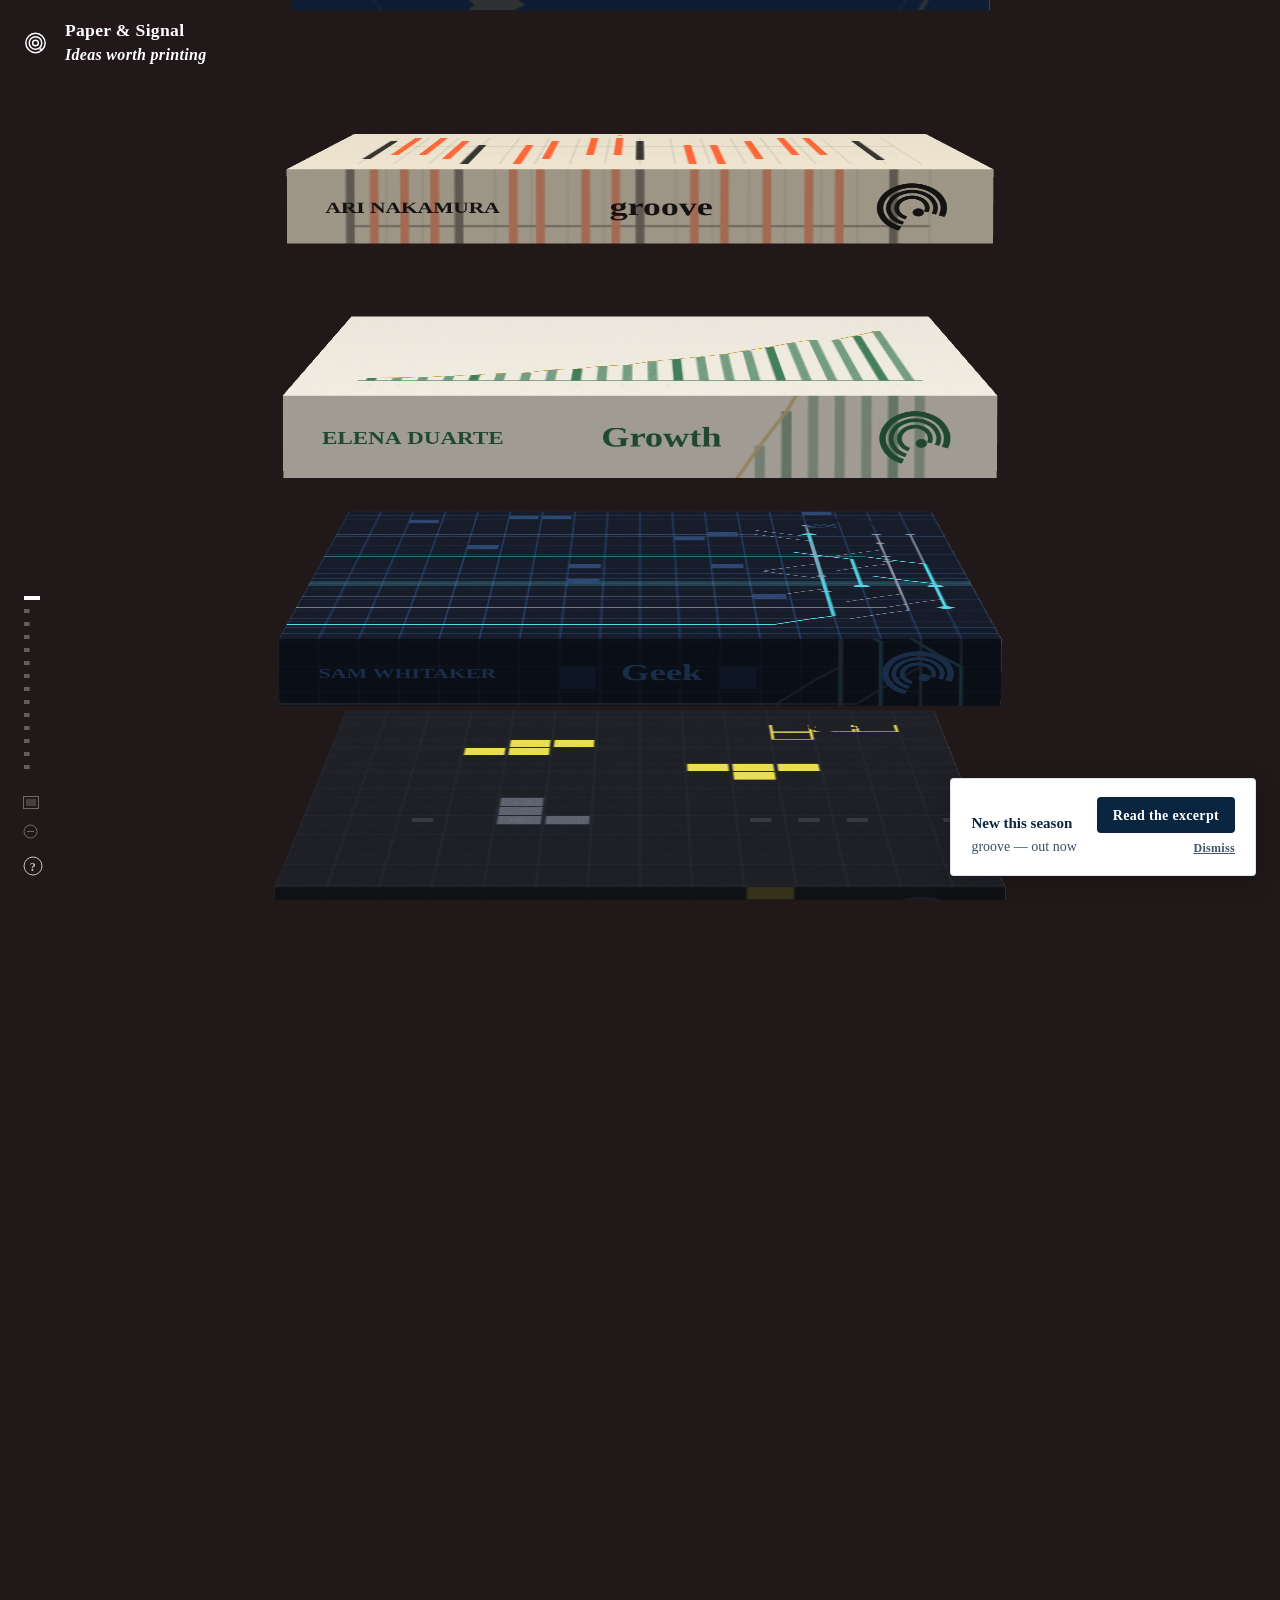
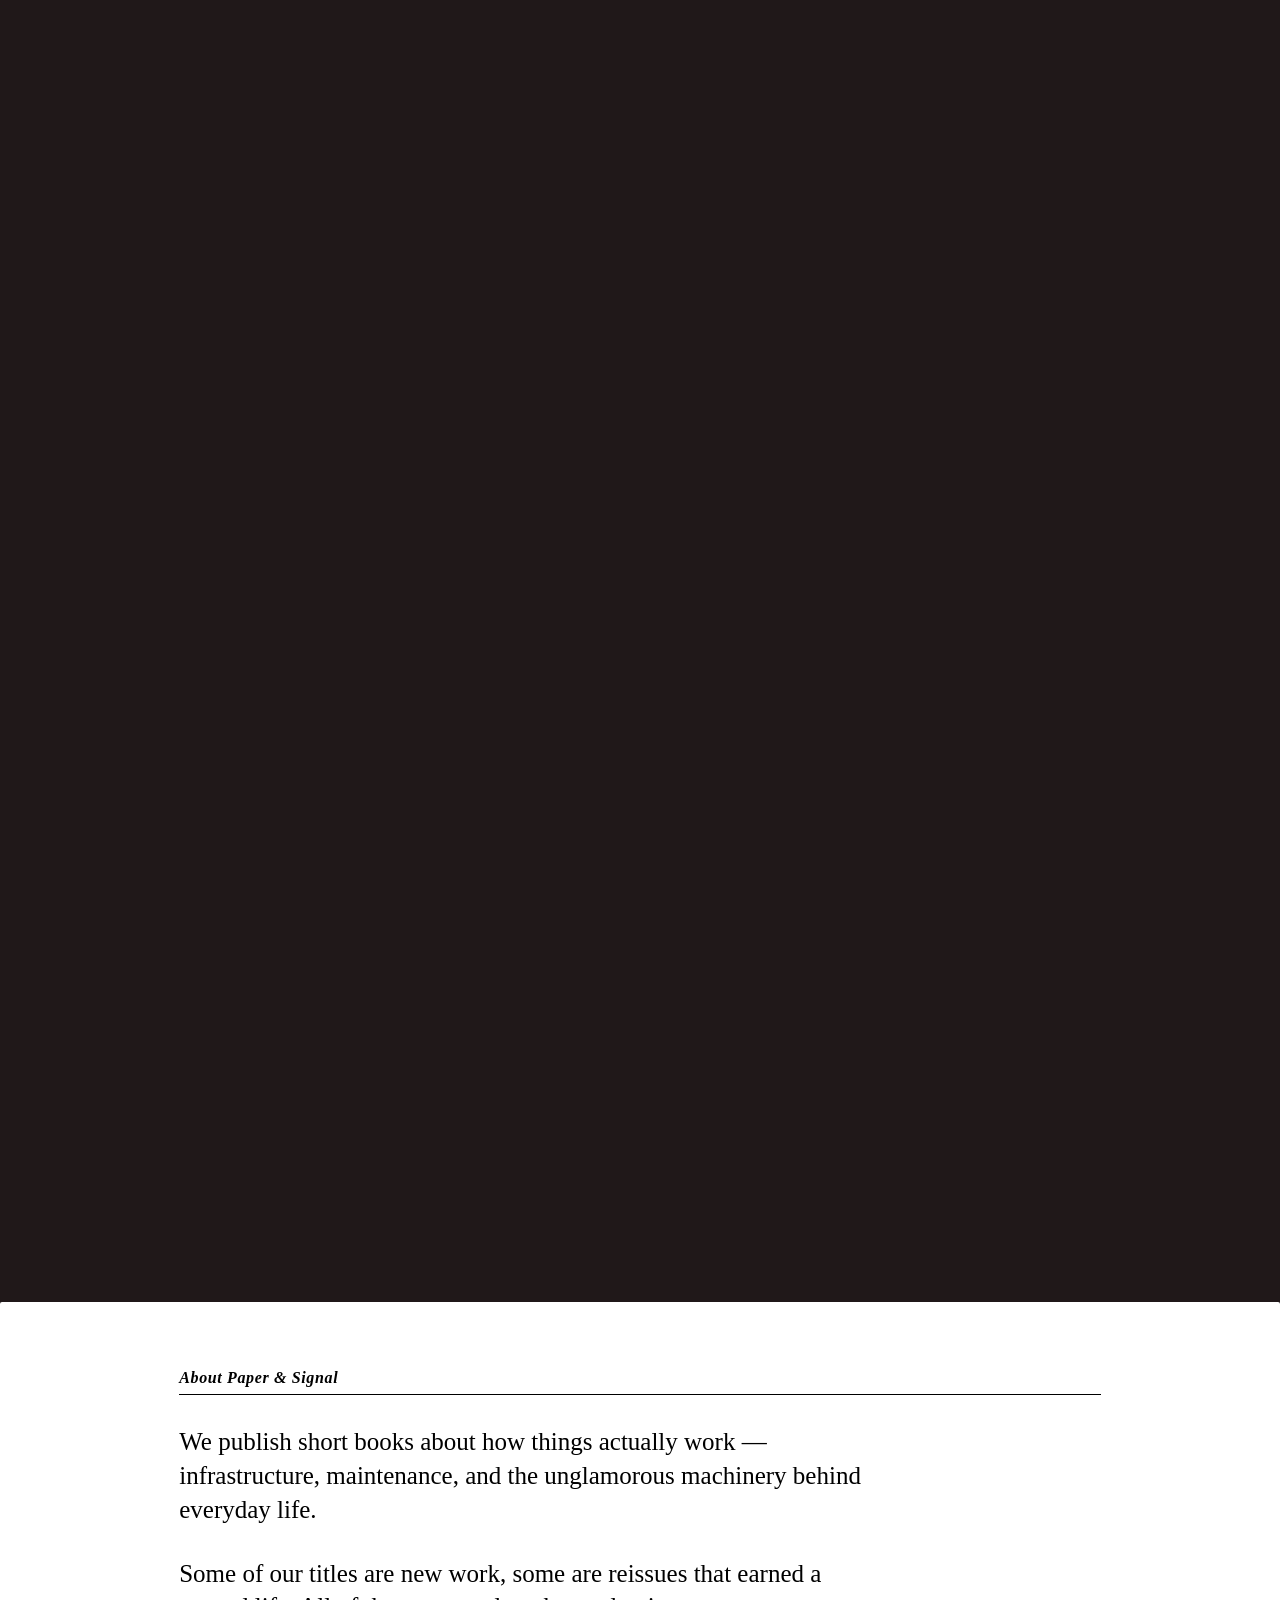
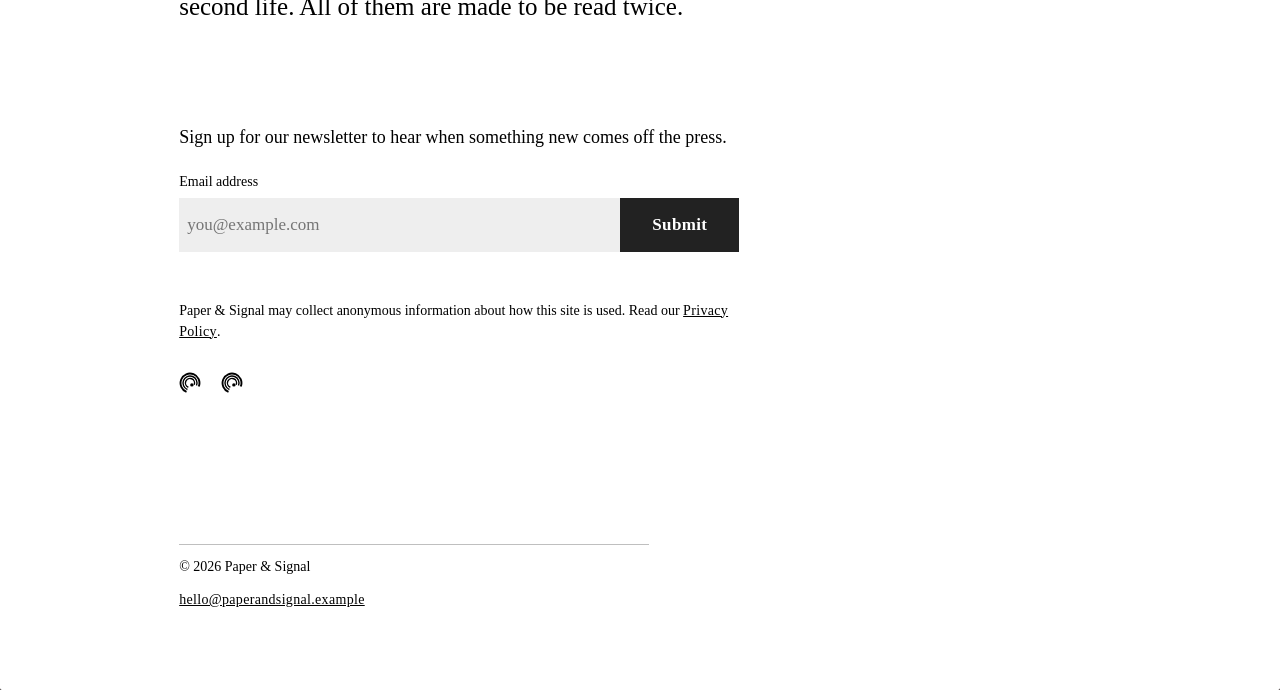
<file: index.html>
<!doctype html>
<html lang="en" data-page="home" data-state="list">
<head>
<meta charset="utf-8">
<meta name="viewport" content="width=device-width, initial-scale=1">
<title>Paper &amp; Signal — Ideas worth printing</title>
<meta name="description" content="An independent publisher of short books, one film and one podcast about how things actually work.">
<meta name="theme-color" content="#201819">
<!-- ?v= — bump this whenever you edit a stylesheet or script. GitHub Pages
     serves static files with a max-age, so without it browsers keep the old
     copy for minutes and it looks like your change never shipped. -->
<link rel="stylesheet" href="css/tokens.css?v=7">
<link rel="stylesheet" href="css/shell.css?v=7">
<link rel="stylesheet" href="css/catalog.css?v=7">
</head>
<body>

<a class="SkipLink" href="#catalogue">Skip to the catalogue</a>

<!-- =====================================================================
     The stage: a fixed colour fill, an optional tiled backdrop (film), and
     the WebGL canvas that draws the stack of books / the active book.
     ===================================================================== -->
<div class="Stage" aria-hidden="true">
  <div class="Stage__fill" id="stage-fill"></div>
  <div class="Stage__backdrop" id="stage-backdrop"></div>
  <div class="Stage__canvasBox">
    <canvas class="Stage__canvas" id="stage-canvas"></canvas>
  </div>
</div>

<!-- =====================================================================
     Fixed top-left menu: maker's mark, back control, the ruler of product
     indicators (scroll progress + jump targets), and the film / podcast /
     about controls.
     ===================================================================== -->
<nav class="Menu" id="menu" aria-label="Catalogue navigation">
  <button class="Menu__logo" id="menu-logo" aria-label="Paper &amp; Signal — back to the top">
    <svg class="Mark" viewBox="0 0 44 56" role="img" aria-hidden="true" focusable="false">
      <circle class="Mark__arc" cx="22" cy="28" r="17" pathLength="100" />
      <circle class="Mark__arc" cx="22" cy="28" r="11" pathLength="100" />
      <circle class="Mark__arc" cx="22" cy="28" r="5" pathLength="100" />
      <circle class="Mark__dot" cx="31" cy="39" r="2.2" />
    </svg>
  </button>

  <div class="Menu__rail">
    <button class="Menu__back" id="menu-back" type="button">
      <svg class="Menu__backIcon" viewBox="0 0 34 12" aria-hidden="true" focusable="false">
        <path d="M34 6H2M8 1 2 6l6 5" fill="none" stroke-width="1.5" />
      </svg>
      <span class="Menu__label Menu__backLabel" id="menu-backLabel"></span>
    </button>

    <ul class="Ruler" id="ruler"></ul>

    <button class="Menu__film" id="menu-film" type="button">
      <svg class="Menu__filmIcon" viewBox="0 0 16 13" aria-hidden="true" focusable="false">
        <rect x="0.5" y="0.5" width="15" height="12" fill="none" stroke-width="1" />
        <rect x="3" y="3" width="10" height="7" class="Menu__filmCell" />
      </svg>
      <span class="Menu__label" id="menu-filmLabel"></span>
    </button>

    <button class="Menu__podcast" id="menu-podcast" type="button">
      <svg class="Menu__podcastIcon" viewBox="0 0 15 15" aria-hidden="true" focusable="false">
        <circle cx="7.5" cy="7.5" r="6.5" fill="none" stroke-width="1" />
        <path d="M4 7.5h7" stroke-width="1" />
      </svg>
      <span class="Menu__label" id="menu-podcastLabel"></span>
    </button>

    <button class="Menu__about" id="menu-about" type="button" aria-expanded="false">
      <svg viewBox="0 0 20 20" aria-hidden="true" focusable="false">
        <circle cx="10" cy="10" r="9" fill="none" stroke-width="1" />
        <text x="10" y="14.5" text-anchor="middle" font-size="12">?</text>
      </svg>
      <span class="Menu__label" id="menu-aboutLabel"></span>
    </button>
  </div>
</nav>

<main class="Shell" id="shell">
  <header class="Intro" id="intro">
    <h1 class="Intro__brand" id="intro-brand"></h1>
    <p class="Intro__tagline" id="intro-tagline"></p>
  </header>

  <!-- Rows and detail panels are generated from js/content.js -->
  <div class="Catalogue" id="catalogue"></div>
  <div class="Details" id="details"></div>
</main>

<!-- =====================================================================
     The white end panel: about copy, newsletter, social, legal.
     ===================================================================== -->
<section class="Info" id="info" aria-labelledby="info-heading">
  <div class="Info__block">
    <button class="Info__close" id="info-close" type="button">
      <svg viewBox="0 0 12 34" aria-hidden="true" focusable="false">
        <path d="M6 34V2M1 8l5-6 5 6" fill="none" stroke-width="1.5" />
      </svg>
      <span class="Info__closeLabel"></span>
    </button>

    <h2 class="Info__heading" id="info-heading"></h2>
    <div class="Info__copy" id="info-copy"></div>

    <div class="Info__signup">
      <p class="Info__signupCopy" id="info-signup"></p>
      <form class="Signup" id="signup" novalidate>
        <label class="Signup__label" for="signup-email">Email address</label>
        <div class="Signup__row">
          <input class="Signup__input" id="signup-email" type="email" name="email" autocomplete="email"
                 placeholder="you@example.com">
          <button class="Signup__button" type="submit">Submit</button>
        </div>
        <p class="Signup__msg" id="signup-msg" role="status" aria-live="polite"></p>
      </form>
      <p class="Info__note" id="info-note"></p>
    </div>

    <div class="Info__social" id="info-social"></div>
    <div class="Info__legal" id="info-legal"></div>
  </div>
</section>

<!-- =====================================================================
     Film overlay — a full-screen title card with a procedural "trailer".
     ===================================================================== -->
<section class="Film" id="film" hidden aria-labelledby="film-title">
  <button class="Film__back" id="film-back" type="button">
    <svg viewBox="0 0 34 12" aria-hidden="true" focusable="false">
      <path d="M34 6H2M8 1 2 6l6 5" fill="none" stroke-width="1.5" />
    </svg>
    <span class="Menu__label">Close</span>
  </button>

  <div class="Film__poster" id="film-poster">
    <canvas class="Film__trailer" id="film-canvas"></canvas>
    <div class="Film__hero">
      <h2 class="Film__title" id="film-title"></h2>
      <div class="Film__titleFooter">
        <p class="Film__subTitle" id="film-subtitle"></p>
        <button class="Film__play" id="film-play" type="button">
          <svg viewBox="0 0 60 60" aria-hidden="true" focusable="false">
            <circle cx="30" cy="30" r="29" class="Film__playRing" />
            <path d="M24 19l18 11-18 11z" class="Film__playPath" />
          </svg>
          <span class="Film__playLabel" id="film-playLabel">Play trailer</span>
        </button>
      </div>
    </div>
    <div class="Film__scrollHint">Scroll for synopsis, score and credits</div>
  </div>

  <div class="Film__body">
    <section class="Film__section Film__section--synopsis">
      <div class="Film__column Film__column--synopsis">
        <h3 class="Film__columnTitle">Synopsis</h3>
        <p class="Film__bodyText" id="film-synopsis"></p>
      </div>
      <div class="Film__column Film__column--review">
        <h3 class="Film__columnTitle">Reviews</h3>
        <div id="film-reviews"></div>
      </div>
    </section>

    <section class="Film__section Film__section--score">
      <div class="Film__column Film__column--trackList">
        <h3 class="Film__columnTitle">Score</h3>
        <ol class="Tracks" id="film-tracks"></ol>
      </div>
      <div class="Film__column Film__column--score">
        <h3 class="Film__columnTitle">Credits</h3>
        <dl class="Credits" id="film-credits"></dl>
      </div>
    </section>

    <a class="Film__ticker" id="film-ticker" href="#catalogue">
      <span class="Film__tickerText" id="film-tickerText"></span>
    </a>
  </div>
</section>

<!-- Podcast transcript overlay -->
<section class="Transcript" id="transcript" hidden aria-labelledby="transcript-title">
  <button class="Transcript__back" id="transcript-back" type="button">
    <svg viewBox="0 0 34 12" aria-hidden="true" focusable="false">
      <path d="M34 6H2M8 1 2 6l6 5" fill="none" stroke-width="1.5" />
    </svg>
    <span class="Menu__label">Close</span>
  </button>
  <h2 class="Transcript__title" id="transcript-title"></h2>
  <div class="Transcript__bar"><span class="Transcript__fill" id="transcript-fill"></span></div>
  <div class="Transcript__body" id="transcript-body"></div>
</section>

<!-- =====================================================================
     Engineering drawer: live sliders for the 3D stage.
     ===================================================================== -->
<aside class="Panel" id="panel" aria-labelledby="panel-title" hidden>
  <div class="Panel__header">
    <h3 id="panel-title"></h3>
    <button class="Panel__close" id="panel-close" type="button" aria-label="Close">×</button>
  </div>
  <div class="Panel__content" id="panel-content"></div>
  <div class="Panel__foot">
    <button class="Panel__copy" id="panel-copy" type="button"></button>
  </div>
</aside>

<!-- Dismissible card, bottom right -->
<div class="NewCard" id="newcard" hidden>
  <div class="NewCard__body">
    <p class="NewCard__title" id="newcard-title"></p>
    <p class="NewCard__sub" id="newcard-sub"></p>
  </div>
  <div class="NewCard__actions">
    <a class="NewCard__cta" id="newcard-cta" href="#catalogue"></a>
    <button class="NewCard__dismiss" id="newcard-dismiss" type="button"></button>
  </div>
</div>

<!-- Fallback / error surface: never silently blank -->
<div class="Diag" id="diag" hidden>
  <p class="Diag__title">Something is off</p>
  <pre class="Diag__body" id="diag-body"></pre>
</div>

<noscript>
  <p style="padding:4vw;color:#fff">This catalogue needs JavaScript for the 3D stage. The text of every
  title is still in <code>js/content.js</code>.</p>
</noscript>

<script src="js/content.js?v=7"></script>
<script src="js/covers.js?v=7"></script>
<script src="js/gl.js?v=7"></script>
<script src="js/audio.js?v=7"></script>
<script src="js/main.js?v=7"></script>
</body>
</html>
</file>
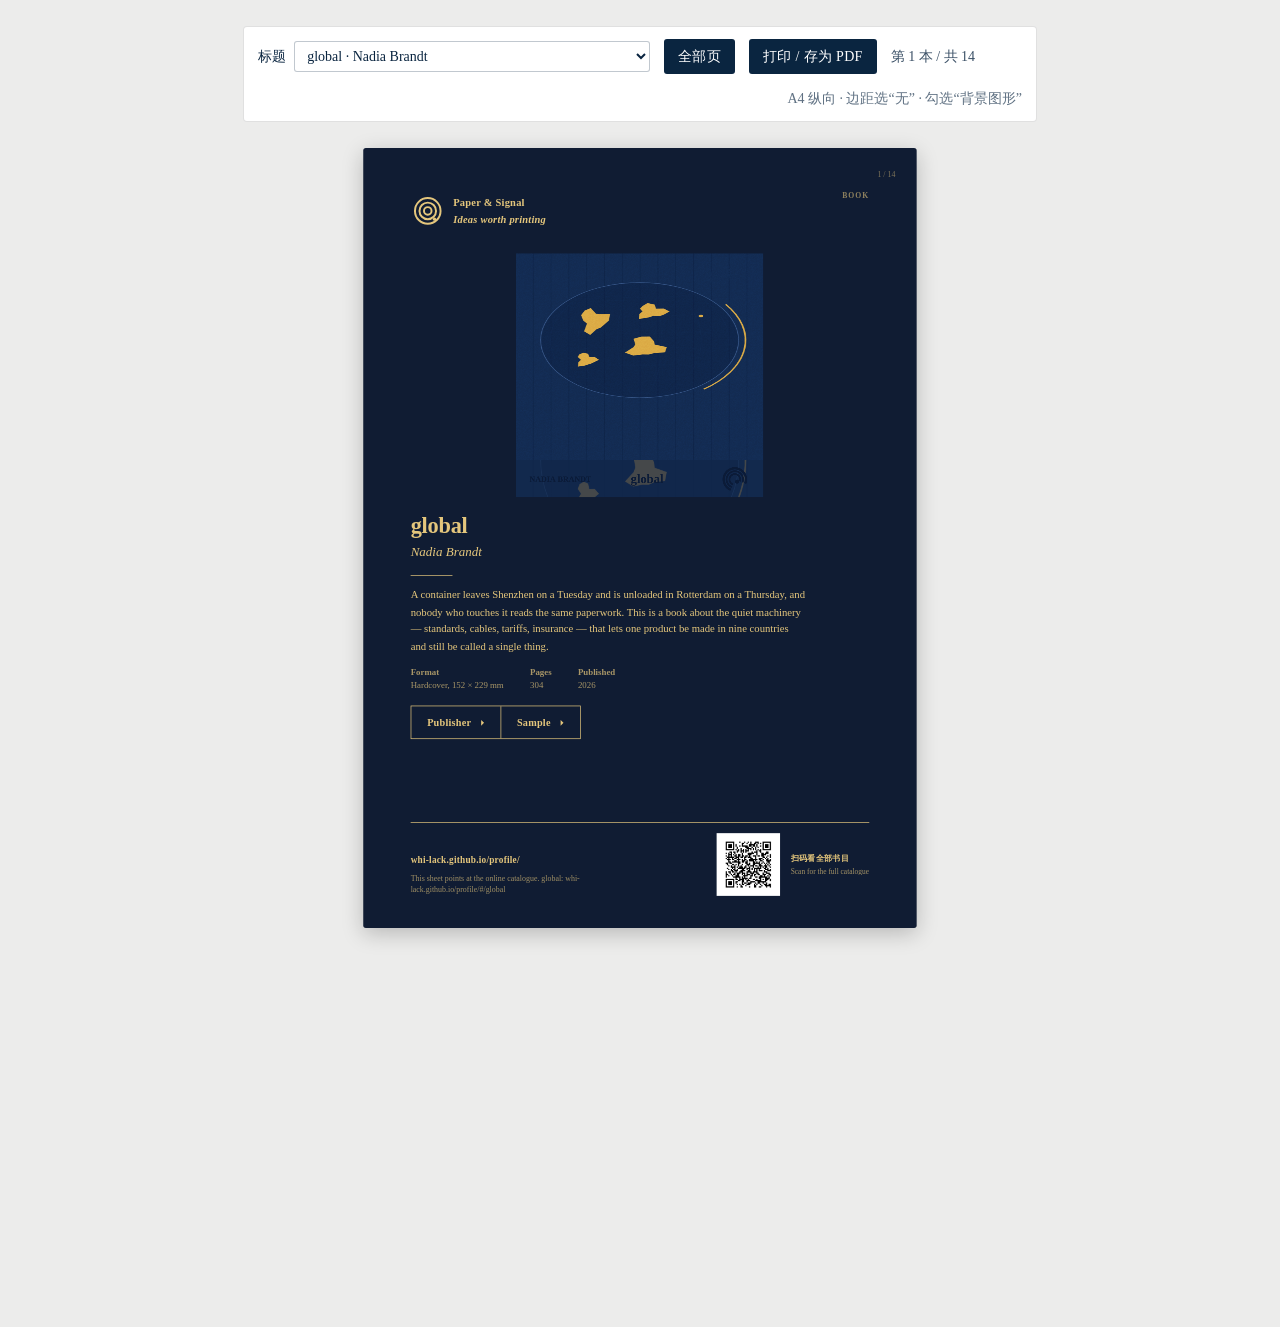
<file: print.html>
<!doctype html>
<html lang="en">
<head>
<meta charset="utf-8">
<meta name="viewport" content="width=device-width, initial-scale=1">
<title>Paper &amp; Signal — A4 sheet template</title>
<meta name="description" content="Printable one-sheet-per-title template in the Paper &amp; Signal style.">
<link rel="stylesheet" href="css/tokens.css?v=7">
<style>
/* ============================================================================
   A4 one-sheet template. Same two-colour system as the site: every sheet sets
   --bg / --fg from the product, and everything on it — type, rules, the bar —
   follows those two values. Print it with Ctrl/Cmd+P (A4, margins: none,
   background graphics: on) or "Save as PDF".
   ========================================================================== */

@page { size: A4 portrait; margin: 0; }

html, body { background: #ececeb; }
body { padding: 0; }

.Desk {
  display: flex;
  flex-direction: column;
  align-items: center;
  gap: 26px;
  padding: 26px 16px 60px;
  background: #ececeb;
}

/* screen-only toolbar ------------------------------------------------------ */
.Chrome {
  position: sticky;
  top: 0;
  z-index: 10;
  display: flex;
  flex-wrap: wrap;
  align-items: center;
  gap: 14px;
  width: 100%;
  max-width: 210mm;
  padding: 12px 14px;
  background: #fff;
  border: 1px solid rgba(0, 0, 0, .12);
  border-radius: 4px;
  color: #0a2540;
  font-family: var(--font-headline);
  font-size: 14px;
}
.Chrome label { display: flex; align-items: center; gap: 8px; white-space: nowrap; }
.Chrome select {
  font: inherit;
  padding: 6px 8px;
  border: 1px solid rgba(10, 37, 64, .25);
  border-radius: 3px;
  background: #fff;
  color: inherit;
  max-width: 46vw;
}
.Chrome button {
  padding: 7px 14px;
  background: #0a2540;
  color: #fff;
  border-radius: 3px;
  font: inherit;
  cursor: pointer;
}
.Chrome__hint { margin-left: auto; opacity: .65; font-weight: 400; }
.Chrome__pages { opacity: .8; }

#sheets { display: flex; flex-direction: column; align-items: center; gap: 26px; }
/* On screen only, scale the sheet so a whole A4 page fits the window.
   Printing is never scaled: @media print resets it to 100%. */
@media screen {
  #sheets { transform: scale(var(--fit, 1)); transform-origin: top center; }
}
@media print { #sheets { display: block; transform: none !important; } }

/* the sheet ---------------------------------------------------------------- */
.Sheet {
  position: relative;
  display: flex;
  flex-direction: column;
  width: 210mm;
  height: 296mm;
  padding: 16mm 18mm 12mm;
  overflow: hidden;
  background: var(--bg, #201819);
  color: var(--fg, #fff);
  border-radius: 1mm;
  box-shadow: 0 8px 30px rgba(0, 0, 0, .22);
  -webkit-print-color-adjust: exact;
  print-color-adjust: exact;
}
@media print {
  html, body { background: #fff; }
  .Desk { display: block; padding: 0; gap: 0; background: #fff; }
  .Chrome { display: none !important; }
  .Sheet { margin: 0; border-radius: 0; box-shadow: none; break-inside: avoid; }
  .Sheet + .Sheet { break-before: page; page-break-before: always; }
}

/* header ------------------------------------------------------------------- */
.Head { display: flex; align-items: flex-start; justify-content: space-between; }
.Head__brand { display: flex; align-items: center; gap: 12px; }
.Mark { width: 13mm; height: 16mm; fill: none; stroke: currentColor; stroke-linecap: round; }
.Mark__arc { stroke-width: 2.6; }
.Mark__dot { fill: currentColor; stroke: none; }
.Head__names { display: flex; flex-direction: column; gap: 2px; }
.Head__name { font-family: var(--font-headline); font-weight: 600; font-size: 15px; letter-spacing: .32px; }
.Head__tagline { font-family: var(--font-headline); font-style: italic; font-weight: 600; font-size: 15px; letter-spacing: .32px; }
.Head__kicker {
  font-family: var(--font-headline);
  font-weight: 600;
  font-size: 11px;
  letter-spacing: .12em;
  text-transform: uppercase;
  opacity: .6;
}

/* the slab: cover artwork foreshortened, printed band under it -------------- */
.Stage { display: flex; justify-content: center; align-items: flex-start; padding: 8mm 0 6mm; }
/* width as a share of the sheet so the page can never overflow */
.Slab { width: 54%; }
.Slab canvas { display: block; width: 100%; height: auto; }

/* copy --------------------------------------------------------------------- */
.Copy { flex: 1 1 auto; min-height: 0; display: flex; flex-direction: column; align-items: flex-start; }
.Copy__title { font-family: var(--font-display); font-weight: 700; font-size: 24pt; line-height: 1.16; letter-spacing: -.01em; }
.Copy__author { font-family: var(--font-display); font-style: italic; font-weight: 500; font-size: 14pt; margin-top: 4pt; }
.Copy__rule { display: block; width: 60px; height: 1px; margin: 5mm 0 4mm; background: currentColor; }
.Copy__blurb { font-size: 11.5pt; line-height: 1.62; max-width: 74ch; }
.Copy__meta { display: flex; gap: 10mm; margin-top: 4mm; font-size: 9.5pt; opacity: .72; }
.Copy__meta dt { font-family: var(--font-headline); font-weight: 600; }

/* buy row, same border language as the site -------------------------------- */
.Buy { display: inline-flex; margin-top: 5mm; border: 1px solid currentColor; font-size: 11pt; }
.Buy__cell {
  display: flex;
  align-items: center;
  gap: 8px;
  padding: 3.2mm 6mm;
  font-family: var(--font-display);
  font-weight: 700;
  letter-spacing: .32px;
}
.Buy__cell + .Buy__cell { border-left: 1px solid currentColor; }
.Buy__arrow { width: 3mm; height: 3mm; fill: currentColor; }

/* footer: QR + address ----------------------------------------------------- */
.Foot {
  display: flex;
  align-items: flex-end;
  justify-content: space-between;
  gap: 10mm;
  margin-top: auto;
  padding-top: 4mm;
  border-top: 1px solid currentColor;
}
.Foot__address { font-family: var(--font-headline); font-weight: 600; font-size: 10pt; letter-spacing: .32px; }
.Foot__note { font-size: 8.5pt; opacity: .68; margin-top: 2mm; max-width: 62ch; }
.Qr { display: flex; align-items: center; gap: 4mm; }
.Qr__box { width: 24mm; height: 24mm; padding: 1.5mm; background: #fff; }
.Qr__box img { width: 100%; height: 100%; display: block; }
.Qr__label { font-family: var(--font-headline); font-weight: 600; font-size: 9pt; line-height: 1.35; max-width: 30mm; }
.Qr__label small { display: block; font-weight: 400; opacity: .7; font-size: 8pt; margin-top: 1mm; }

/* screen-only page number -------------------------------------------------- */
.Sheet__pages { position: absolute; top: 8mm; right: 8mm; font-size: 8.5pt; opacity: .5; font-family: var(--font-headline); }
@media print { .Sheet__pages { display: none; } }
</style>
</head>
<body>

<div class="Desk">
  <div class="Chrome">
    <label>标题
      <select id="picker"></select>
    </label>
    <button id="to-all" type="button">全部页</button>
    <button id="print" type="button">打印 / 存为 PDF</button>
    <span class="Chrome__pages" id="count"></span>
    <span class="Chrome__hint">A4 纵向 · 边距选“无” · 勾选“背景图形”</span>
  </div>

  <div id="sheets"></div>
</div>

<script src="js/content.js?v=7"></script>
<script src="js/covers.js?v=7"></script>
<script src="js/sheet.js?v=7"></script>
</body>
</html>
</file>
<file: css/tokens.css>
/* ============================================================================
   tokens.css — reset, design tokens, type scale.

   Two colours are visible at any time: --background and --color. Everything
   else (rules, type, SVG) inherits from --color, so switching a product only
   changes two custom properties. js/main.js writes them onto <html>.
   ========================================================================== */

:root {
  /* layout ---------------------------------------------------------------- */
  --bodyMargin: calc(10px + 1vw);
  --windowWidth: 100vw;            /* main.js subtracts the scrollbar width */
  --vh: 1vh;                       /* main.js writes a px value for 1% of the viewport */
  --screenHeight: 100%;
  /* must equal the 3D pitch: js/gl.js -> params.gap (0.324 world units) */
  --rowHeight: calc(var(--vh) * 24.5);
  --stageTop: 12vh;

  /* colour ---------------------------------------------------------------- */
  --background: #201819;
  --color: #ffffff;
  --cover: #292432;
  --gradient: none;
  --linkColor: var(--color);
  --focusBoxShadow: 0 0 0 2px var(--background), 0 0 0 3px var(--color);

  /* type ------------------------------------------------------------------ */
  /* Drop a webfont into assets/fonts and uncomment:
     @font-face { font-family: "Ivar Text"; font-weight: 400 600;
                  src: url("../assets/fonts/ivar-text.woff2") format("woff2-variations");
                  font-display: swap; }                                     */
  --font-display: "Ivar Display", "Playfair Display", "Songti SC", "Noto Serif SC",
                  "Source Han Serif SC", Georgia, "Times New Roman", serif;
  --font-headline: "Ivar Headline", "Playfair Display", "Songti SC", "Noto Serif SC",
                   "Source Han Serif SC", Georgia, "Times New Roman", serif;
  --font-text: "Ivar Text", "Songti SC", "Noto Serif SC", "Source Han Serif SC",
               Georgia, "Times New Roman", serif;

  --tracking: .32px;
  --rule: 1px solid var(--color);

  /* motion ---------------------------------------------------------------- */
  --ease-out: cubic-bezier(.25, 1, .5, 1);
  --fade-fast: .2s;
  --fade: .3s;
  --fade-slow: .5s;
}

/* reset ------------------------------------------------------------------- */
*, *::before, *::after { box-sizing: border-box; }

/* elements that start hidden stay hidden even when a class sets display */
[hidden] { display: none !important; }

html, body { margin: 0; padding: 0; }

html {
  -webkit-font-smoothing: antialiased;
  -moz-osx-font-smoothing: grayscale;
  -webkit-text-size-adjust: none;
  background: var(--background);
}

body {
  font-family: var(--font-text);
  font-weight: 500;
  font-size: 16px;
  line-height: 1.5;
  color: var(--color);
  background: var(--background);
  transition: background-color var(--fade) linear, color var(--fade) linear;
}

blockquote, figure, h1, h2, h3, h4, h5, h6, p, pre, dl, dd, ol, ul { margin: 0; }
h1, h2, h3, h4, h5, h6 { font-size: 16px; font-weight: 400; line-height: 1; }
ol, ul { padding: 0; list-style: none; }
img, canvas, svg { display: block; max-width: 100%; }
dl, dd { padding: 0; }

a { color: var(--color); text-decoration: none; }
a, button { letter-spacing: var(--tracking); }

button {
  padding: 0;
  margin: 0;
  background: none;
  border: none;
  outline: none;
  color: inherit;
  font: inherit;
  font-family: var(--font-headline);
  font-weight: 600;
  font-size: 17px;
  cursor: pointer;
  display: block;
  text-align: left;
}

/* inverted selection, per state -------------------------------------------- */
::selection { background: var(--color); color: var(--background); }
::-moz-selection { background: var(--color); color: var(--background); }

.Info ::selection { background: #000; color: #fff; }

/* focus ring only for keyboard users -------------------------------------- */
.KeyboardNav :focus-visible {
  outline: none;
  box-shadow: var(--focusBoxShadow);
  border-radius: 2px;
}

/* the 3D stage uses the pointer; never select text mid-drag */
html.is-dragging, html.is-dragging * { user-select: none; }

/* shared bits ------------------------------------------------------------- */
.Rule {
  display: block;
  width: 60px;
  height: 1px;
  background: var(--color);
}

/* A small label with a leading 60px rule, as used across the detail panels */
.Label {
  display: flex;
  align-items: center;
  margin: 80px 0 20px;
  font-family: var(--font-headline);
  font-weight: 600;
  font-style: italic;
  font-size: 1.2em;
}
.Label::before {
  content: "";
  width: 60px;
  height: 1px;
  margin-right: 16px;
  border-bottom: 1px solid var(--color);
}

.SkipLink {
  position: fixed;
  top: -100px;
  left: var(--bodyMargin);
  z-index: 10000;
  padding: 10px 16px;
  background: var(--color);
  color: var(--background);
  font-size: 15px;
  transition: top var(--fade-fast) ease-out;
}
.SkipLink:focus { top: var(--bodyMargin); }

.VisuallyHidden {
  position: absolute;
  width: 1px; height: 1px;
  margin: -1px; padding: 0;
  overflow: hidden;
  clip: rect(0 0 0 0);
  white-space: nowrap;
  border: 0;
}

/* reduced motion ---------------------------------------------------------- */
@media (prefers-reduced-motion: reduce) {
  * { animation-duration: .001ms !important; animation-iteration-count: 1 !important; }
  body { transition: none; }
  .Stage__fill, .Stage__backdrop, .Stage__canvas { transition: none; }
}
</file>
<file: css/shell.css>
/* ============================================================================
   shell.css — the stage, the fixed menu and ruler, and every full-screen
   overlay (film, transcript, the white end panel, the engineering drawer).

   State lives on <html>:
     .is-ready      stage loaded, safe to reveal
     .is-nogl       no WebGL: the catalogue shows as printed bands
     .is-product    a product is open (details replace the catalogue)
     .is-dragging   the book is being spun (kills text selection + pointers)
     .is-scrolling  smooth-scroll in flight
     .is-film .is-transcript .is-panel .is-info
   ========================================================================== */

/* ---------------------------------------------------------------- stage --- */
.Stage { position: fixed; inset: 0; z-index: 1; pointer-events: none; }

.Stage__fill,
.Stage__backdrop {
  position: fixed;
  inset: 0;
  width: 100%;
  height: var(--screenHeight);
  background: var(--gradient, var(--background));
  opacity: 0;
  will-change: opacity;
  transition: opacity var(--fade) linear;
}
.Stage__fill { background: var(--background); }
.Stage__backdrop {
  display: none;
  background-size: 700px;
  background-color: #14151a;
  transition: opacity var(--fade-fast) linear;
}
.is-ready .Stage__fill { opacity: 1; }

/* the film gets a tiled poster backdrop behind the stack */
.is-filmPoster .Stage__backdrop { display: block; animation: BackdropIn 1s ease forwards; }
@keyframes BackdropIn { from { opacity: 0; } to { opacity: 1; } }

.Stage__canvasBox {
  position: fixed;
  top: 0;
  left: 0;
  width: 100%;
  height: var(--screenHeight);
  display: flex;
  justify-content: center;
  z-index: 1;
  pointer-events: none;
}
.Stage__canvas {
  position: relative;
  width: 70vw;
  max-width: 2200px;
  height: var(--screenHeight);
  opacity: 0;
  transition: opacity var(--fade-slow) linear;
}
.is-ready .Stage__canvas { opacity: 1; }
.is-nogl .Stage__canvas { opacity: 0; }

/* ----------------------------------------------------------------- menu --- */
.Menu {
  position: fixed;
  top: 0;
  left: 0;
  z-index: 6;
  display: flex;
  flex-direction: column;
  align-items: flex-start;
  justify-content: space-between;
  height: calc(var(--screenHeight) * .84);
  padding: var(--bodyMargin);
}
@media (min-width: 811px) { .Menu { height: var(--screenHeight); } }

.Menu__logo { width: 25px; height: 40px; color: var(--color); }
.Mark { width: 25px; height: 40px; overflow: visible; fill: none; stroke: var(--color); stroke-linecap: round; }
.Mark__arc { stroke-width: 2.6; }
.Mark__dot { fill: var(--color); stroke: none; }

/* the loader draws the mark, one stroke at a time ------------------------- */
.is-ready .Mark__arc { stroke-dasharray: 100; stroke-dashoffset: 100; animation: DrawArc .7s ease forwards; }
.is-ready .Mark__arc:nth-of-type(2) { animation-delay: .1s; }
.is-ready .Mark__arc:nth-of-type(3) { animation-delay: .2s; }
.is-ready .Mark__dot { opacity: 0; animation: DotIn .3s ease .7s forwards; }
@keyframes DrawArc { to { stroke-dashoffset: 0; } }
@keyframes DotIn { to { opacity: 1; } }

.Menu__rail {
  display: flex;
  flex-direction: column;
  align-items: flex-start;
  gap: 2px;
}

.Menu__label {
  display: none;
  white-space: nowrap;
  font-family: var(--font-headline);
  font-weight: 600;
  font-size: 15px;
  letter-spacing: var(--tracking);
  color: var(--color);
}
.is-ready .Menu__label { display: block; opacity: 0; }
.Menu__back .Menu__label,
.Menu__film .Menu__label,
.Menu__podcast .Menu__label,
.Menu__about .Menu__label { visibility: hidden; opacity: 0; }
.Menu__back:hover .Menu__label,
.Menu__film:hover .Menu__label,
.Menu__podcast:hover .Menu__label,
.Menu__about:hover .Menu__label,
.is-indicatorLabels .Menu__label { visibility: visible; animation: LabelReveal var(--fade-fast) ease forwards; }

@keyframes LabelReveal {
  from { opacity: 0; transform: translateX(-5px); }
  to   { opacity: 1; transform: translateX(0); }
}

/* back control ------------------------------------------------------------ */
.Menu__back {
  display: none;
  align-items: center;
  color: var(--color);
  padding-bottom: 8px;
}
/* inline SVGs need explicit sizes: the browser default is 300x150 */
.Menu__backIcon { width: 34px; height: 12px; margin-right: 16px; stroke: var(--color); }
.is-product .Menu__back { display: flex; }

/* the ruler: one bar per product, doubles as scroll progress ------------- */
.Ruler { display: flex; flex-direction: column; gap: 3px; margin: 10px 0 14px 1px; }
.Ruler__item {
  position: relative;
  width: 16px;
  height: 10px;
  padding: 0;
  cursor: pointer;
  transform-origin: 0 50%;
  transform: scaleX(0);
  opacity: 0;
  transition: transform var(--fade) var(--ease-out), opacity var(--fade) var(--ease-out);
}
.is-ready .Ruler__item { transform: scaleX(1); opacity: 1; }
.Ruler__bar {
  display: block;
  width: 100%;
  height: 4px;
  margin: 3px 0;
  background: var(--color);
  opacity: .3;
  transform-origin: 0 50%;
  transform: scaleX(.35);
  transition: opacity var(--fade-fast) linear, transform var(--fade-fast) var(--ease-out);
}
.Ruler__item:hover .Ruler__bar,
.Ruler__item.is-active .Ruler__bar { opacity: 1; }
.Ruler__item.is-past .Ruler__bar { transform: scaleX(1); }
.Ruler__item.is-active .Ruler__bar { transform: scaleX(1); }
.Ruler__label {
  position: absolute;
  left: 34px;
  top: -2px;
  white-space: nowrap;
  font-family: var(--font-headline);
  font-weight: 600;
  font-size: 15px;
  color: var(--color);
  opacity: 0;
  visibility: hidden;
}
.Ruler__item:hover .Ruler__label { visibility: visible; animation: LabelReveal var(--fade-fast) ease forwards; }
.is-indicatorLabels .Ruler__label { visibility: visible; animation: LabelReveal var(--fade-fast) ease forwards; }

/* film / podcast / about buttons ----------------------------------------- */
.Menu__film, .Menu__podcast, .Menu__about {
  display: none;
  align-items: center;
  padding-top: 4px;
  color: var(--color);
}
.is-ready .Menu__film, .is-ready .Menu__podcast { display: flex; }
.Menu__filmIcon, .Menu__podcastIcon { margin-right: 16px; fill: none; stroke: var(--color); opacity: .35; }
.Menu__filmIcon { width: 16px; height: 13px; }
.Menu__podcastIcon { width: 15px; height: 15px; }
.Menu__filmCell { fill: var(--color); stroke: none; opacity: .5; }
.Menu__film:hover .Menu__filmIcon, .Menu__podcast:hover .Menu__podcastIcon { opacity: 1; }
.Menu__about { margin-top: 6px; }
.is-ready .Menu__about { display: flex; }
.Menu__about svg { width: 20px; height: 20px; fill: none; stroke: var(--color); opacity: .75; }
.Menu__about svg text { fill: var(--color); stroke: none; font-family: var(--font-headline); }
.Menu__about:hover svg { opacity: 1; }

/* ------------------------------------------------------------ end panel --- */
.Info {
  position: relative;
  z-index: 4;
  width: 100%;
  padding-top: var(--bodyMargin);
  color: #000;
  background: #fff;
  border-radius: 2px;
  font-size: 17px;
}
.Info a { color: #000; text-decoration: underline; }
.Info__block { padding: 0 6vw; }
@media (min-width: 900px) { .Info__block { padding: 0 14vw; } }
.Info__close {
  position: sticky;
  top: var(--bodyMargin);
  z-index: 2;
  display: flex;
  align-items: center;
  padding: var(--bodyMargin) var(--bodyMargin) var(--bodyMargin) 0;
  color: #000;
}
.Info__close svg { stroke: #000; margin-right: 16px; }
.Info__closeLabel { font-family: var(--font-headline); font-weight: 600; font-size: 15px; }
.Info__heading {
  font-family: var(--font-headline);
  font-style: italic;
  font-weight: 600;
  font-size: 16px;
  letter-spacing: .04rem;
  padding-bottom: 8px;
  border-bottom: 1px solid #000;
}
.Info__copy { font-size: 21px; line-height: 1.35; margin: 30px 0 100px; }
@media (min-width: 900px) { .Info__copy { font-size: 25px; padding-right: 25%; } }
.Info__copy p + p { margin-top: 30px; }
.Info__signup { max-width: 560px; }
.Info__signupCopy { font-size: 18px; margin-bottom: 8px; }
.Info__note { font-size: 14px; margin: 14px 0 20px; }
.Info__social { display: flex; align-items: center; margin-top: 30px; }
.Info__socialIcon { margin-right: 20px; }
.Info__socialIcon svg { width: 22px; height: 22px; fill: #000; }
.Info__legal { font-size: 14px; line-height: 1.4; max-width: 470px; margin: 80px 0 0; padding: 12px 0 80px; border-top: 1px solid rgba(0,0,0,.25); }
@media (min-width: 900px) { .Info__legal { margin-top: 150px; } }
.Info__legal p + p { margin-top: 14px; }

/* newsletter -------------------------------------------------------------- */
.Signup { margin: 20px 0 12px; }
.Signup__label { display: block; font-size: 14px; margin-bottom: 6px; }
.Signup__row { display: flex; }
.Signup__input {
  flex: 1 1 auto;
  width: 460px;
  max-width: 100%;
  min-width: 150px;
  padding: 12px 8px;
  font-family: Georgia, var(--font-text);
  font-size: 17px;
  color: #000;
  background: rgba(0, 0, 0, .067);
  border: none;
  border-radius: 0;
  outline: none;
  box-shadow: none;
}
.Signup__button {
  padding: 14px 2.5vw;
  background: #222;
  color: #fff;
  font-family: var(--font-headline);
  font-size: 17px;
  white-space: nowrap;
  transition: background var(--fade-fast) linear;
}
.Signup__button:hover { background: #000; }
.Signup__msg { min-height: 24px; margin-top: 10px; font-size: 18px; }
.Signup__msg.is-error { color: #a3181a; }
.Signup__msg.is-success { font-size: 20px; }

/* ----------------------------------------------------------------- film --- */
.Film {
  position: fixed;
  inset: 0;
  z-index: 1000;
  overflow-y: auto;
  overflow-x: hidden;
  color: #ffd943;
  background: #121212;
  opacity: 0;
  animation: OverlayIn var(--fade) var(--ease-out) forwards;
}
@keyframes OverlayIn {
  from { opacity: 0; transform: scale(.985); }
  to   { opacity: 1; transform: scale(1); }
}
.Film__back {
  position: fixed;
  top: var(--bodyMargin);
  left: var(--bodyMargin);
  z-index: 4;
  display: flex;
  align-items: center;
  color: #ffd943;
}
.Film__back svg { width: 34px; height: 12px; stroke: #ffd943; margin-right: 16px; }
.Film__back .Menu__label { visibility: hidden; }
.Film__back:hover .Menu__label { visibility: visible; animation: LabelReveal var(--fade-fast) ease forwards; }

.Film__poster {
  position: relative;
  min-height: 100vh;
  background-size: 700px;
  background-position: center;
  display: flex;
  flex-direction: column;
  justify-content: flex-end;
  padding: 0 6vw 12vh;
}
.Film__trailer { position: absolute; inset: 0; width: 100%; height: 100%; }
.Film__hero { position: relative; z-index: 2; }
.Film__title {
  font-family: var(--font-display);
  font-weight: 700;
  font-size: clamp(40px, 7.4vw, 108px);
  line-height: .96;
  letter-spacing: -.01em;
  padding-bottom: 12px;
  border-bottom: 1px solid rgba(255, 217, 67, .45);
}
.Film__titleFooter { display: flex; align-items: center; justify-content: space-between; gap: 4vw; margin-top: 18px; flex-wrap: wrap; }
.Film__subTitle { font-family: var(--font-display); font-style: italic; font-size: 21px; }
.Film__play { display: flex; align-items: center; gap: 14px; color: #ffd943; }
.Film__play svg { width: 56px; height: 56px; }
.Film__playRing { fill: none; stroke: #ffd943; stroke-width: 1; }
.Film__playPath { fill: #ffd943; transition: fill var(--fade-fast) linear; }
.Film__play:hover .Film__playPath { fill: #121212; }
.Film__play:hover .Film__playRing { fill: #ffd943; }
.Film__playLabel { font-family: var(--font-headline); font-weight: 600; font-size: 15px; }
.Film__scrollHint { position: absolute; left: 6vw; bottom: 3vh; font-size: 14px; font-style: italic; opacity: .6; }

.Film__body { padding: 0 6vw 120px; }
@media (min-width: 1100px) { .Film__body { padding: 0 14vw 200px; } }
.Film__section { width: 100%; margin: 0 auto; }
@media (min-width: 1100px) { .Film__section { max-width: 1280px; display: flex; } }
.Film__section--synopsis { border-top: 1px solid rgba(255, 217, 67, .45); }
.Film__column { padding: 10px 0 40px; }
.Film__column--synopsis { flex-basis: 66.666%; }
@media (min-width: 1100px) { .Film__column--synopsis { padding-right: 60px; } }
.Film__column--review { font-size: 15px; line-height: 1.4; flex-basis: 33.333%; margin-top: 60px; }
@media (min-width: 1100px) { .Film__column--review { border-left: 1px solid rgba(255,217,67,.45); padding-left: 30px; margin-top: 0; } }
.Film__column--trackList { flex-basis: 33.333%; margin-top: 60px; }
@media (min-width: 1100px) { .Film__column--trackList { margin-top: 0; margin-bottom: 40px; padding-right: 60px; } }
.Film__column--score { flex-basis: 66.666%; margin-top: 60px; }
@media (min-width: 1100px) { .Film__column--score { margin-top: 0; border-left: 1px solid rgba(255,217,67,.45); padding: 10px 30px 40px; border-radius: 32px 0 0 32px; } }
.Film__columnTitle {
  font-family: var(--font-headline);
  font-style: italic;
  font-weight: 600;
  font-size: 32px;
  line-height: 44px;
  padding-bottom: 10px;
  margin-bottom: 40px;
  border-bottom: 1px solid rgba(255, 217, 67, .16);
}
@media (min-width: 1100px) { .Film__columnTitle { font-size: 48px; line-height: 68px; margin-bottom: 70px; } }
.Film__bodyText { font-size: 15px; line-height: 1.5; }
@media (min-width: 1320px) { .Film__bodyText, .Film__column--review { font-size: 18px; } }
.Film__ticker {
  display: block;
  position: relative;
  left: 50%;
  width: 110vw;
  margin: 0 0 0 -55vw;
  padding: 40px 0;
  overflow: hidden;
  font-style: italic;
  font-size: 16px;
  color: #ffd943;
  border-top: 1px solid rgba(255, 217, 67, .3);
}
.Film__tickerText { display: inline-block; white-space: nowrap; animation: Ticker 18s linear infinite; }
@keyframes Ticker { from { transform: translateX(0); } to { transform: translateX(-50%); } }

/* reviews inside the film ------------------------------------------------ */
.Review { margin: 0 0 52px; padding-bottom: 30px; border-bottom: 1px solid rgba(255, 217, 67, .16); }
.Review:last-of-type { border-bottom: none; }
.Review__quote { margin: 0; }
.Review__quote::before {
  content: "“";
  display: block;
  font-family: var(--font-text);
  font-size: 80px;
  line-height: .22;
  color: #121212;
  opacity: .6;
  -webkit-text-stroke: 1px #ffd943;
}
.Review__publication { font-size: 13px; opacity: .7; margin-top: 16px; }
.Review__author { opacity: .5; }

/* tracks ----------------------------------------------------------------- */
.Tracks { display: flex; flex-direction: column; gap: 14px; }
.Track { display: flex; align-items: baseline; }
.Track__name { flex-shrink: 0; }
.Track__dots { flex-grow: 1; margin: 0 10px; border-bottom: 1px dotted currentColor; opacity: .3; position: relative; top: -3px; }
.Track__length { flex-shrink: 0; opacity: .7; }

.Credits { display: grid; grid-template-columns: max-content 1fr; gap: 6px 24px; font-size: 15px; }
.Credits dt { opacity: .6; }
.Credits dd { margin: 0; }

/* ----------------------------------------------------------- transcript --- */
.Transcript {
  position: fixed;
  inset: 0;
  z-index: 1000;
  padding: 12vh 8vw;
  overflow-y: auto;
  background: var(--background);
  color: var(--color);
  animation: OverlayIn var(--fade) var(--ease-out) forwards;
}
.Transcript__back { display: flex; align-items: center; margin-bottom: 6vh; color: var(--color); }
.Transcript__back svg { width: 34px; height: 12px; stroke: var(--color); margin-right: 16px; }
.Transcript__title { font-family: var(--font-display); font-weight: 700; font-size: clamp(26px, 3vw, 44px); margin-bottom: 24px; }
.Transcript__bar { height: 1px; background: var(--color); opacity: .3; margin-bottom: 40px; }
.Transcript__fill { display: block; width: 0; height: 1px; background: var(--color); opacity: 1; transition: width .3s linear; }
.Transcript__body { columns: 2; column-gap: 5vw; max-width: 1280px; font-size: 17px; }
@media (max-width: 899px) { .Transcript__body { columns: 1; } }
.Transcript__body p { break-inside: avoid; margin-bottom: 1.4em; }
.Transcript__who { font-family: var(--font-headline); font-style: italic; font-weight: 600; }

/* ---------------------------------------------------------------- panel --- */
.Panel {
  position: fixed;
  top: 0;
  right: 0;
  z-index: 1200;
  display: flex;
  flex-direction: column;
  width: 300px;
  max-width: 86vw;
  height: 100vh;
  color: var(--color);
  background: var(--background);
  border-left: 1px solid var(--color);
  overflow-y: auto;
  transform: translateX(100%);
  transition: transform var(--fade) ease-in-out;
}
.Panel.is-open { transform: translateX(0); }
.Panel__header {
  display: flex;
  align-items: center;
  justify-content: space-between;
  padding: 16px;
  border-bottom: 1px solid var(--color);
}
.Panel__header h3 { font-family: var(--font-headline); font-weight: 600; font-size: 16px; }
.Panel__close { font-size: 22px; line-height: 1; }
.Panel__content { padding: 16px; flex: 1 1 auto; }
.Panel__hint { font-size: 13px; line-height: 1.45; opacity: .7; margin-bottom: 18px; }
.Panel__group { margin-bottom: 26px; padding-bottom: 18px; border-bottom: 1px solid rgba(255,255,255,.2); }
.Panel__group h4 { font-family: var(--font-headline); font-size: 14px; font-weight: 600; margin-bottom: 12px; }
.Panel__slider { margin-bottom: 14px; }
.Panel__slider label { display: block; font-size: 13px; opacity: .8; margin-bottom: 4px; }
.Panel__slider span { font-weight: 600; }
.Panel__slider input[type=range] {
  -webkit-appearance: none;
  appearance: none;
  width: 100%;
  height: 3px;
  background: var(--color);
  border-radius: 3px;
  outline: none;
}
.Panel__slider input[type=range]::-webkit-slider-thumb {
  -webkit-appearance: none;
  width: 16px; height: 16px;
  border-radius: 50%;
  background: var(--color);
  border: 2px solid var(--background);
  cursor: pointer;
}
.Panel__slider input[type=range]::-moz-range-thumb {
  width: 14px; height: 14px;
  border-radius: 50%;
  background: var(--color);
  border: 2px solid var(--background);
  cursor: pointer;
}
.Panel__foot { padding: 16px; border-top: 1px solid var(--color); }
.Panel__copy {
  width: 100%;
  padding: 9px 16px;
  border: 1px solid var(--color);
  font-family: var(--font-display);
  font-weight: 700;
  font-size: 16px;
  transition: background var(--fade-fast) linear, color var(--fade-fast) linear;
}
.Panel__copy:hover { background: var(--color); color: var(--background); }

/* -------------------------------------------------------------- newCard --- */
.NewCard {
  position: fixed;
  right: 24px;
  bottom: 24px;
  z-index: 900;
  display: flex;
  align-items: flex-end;
  gap: 20px;
  max-width: 420px;
  padding: 18px 20px;
  color: #0a2540;
  background: #fff;
  border: 1px solid rgba(10, 37, 64, .12);
  border-radius: 4px;
  box-shadow: 0 6px 24px rgba(0, 0, 0, .18);
  animation: CardIn var(--fade) var(--ease-out);
}
@keyframes CardIn { from { opacity: 0; transform: translateY(16px); } to { opacity: 1; transform: translateY(0); } }
.is-product .NewCard { display: none; }   /* never sit on top of a book's copy */
.NewCard.is-closing { opacity: 0; transform: translateY(16px); transition: opacity var(--fade) var(--ease-out), transform var(--fade) var(--ease-out); }
.NewCard__title { font-weight: 600; font-size: 15px; font-family: var(--font-headline); }
.NewCard__sub { font-size: 14px; opacity: .8; margin-top: 2px; }
.NewCard__actions { display: flex; flex-direction: column; align-items: flex-end; gap: 6px; }
.NewCard__cta {
  display: inline-flex;
  align-items: center;
  gap: 6px;
  height: 36px;
  padding: 0 16px;
  color: #fff;
  background: #0a2540;
  border-radius: 4px;
  font-family: var(--font-headline);
  font-weight: 600;
  font-size: 14px;
  transition: background var(--fade-fast) linear;
}
.NewCard__cta:hover { background: #1a3a5c; }
.NewCard__dismiss { font-size: 12px; color: #425466; text-decoration: underline; }

/* ---------------------------------------------------------------- diag ---- */
.Diag {
  position: fixed;
  left: var(--bodyMargin);
  bottom: var(--bodyMargin);
  z-index: 2000;
  max-width: 520px;
  padding: 14px 16px;
  color: #ffd0d0;
  background: rgba(60, 12, 12, .92);
  border: 1px solid #ff8a8a;
  font-size: 13px;
}
.Diag__title { font-family: var(--font-headline); font-weight: 600; margin-bottom: 6px; }
.Diag__body { margin: 0; white-space: pre-wrap; font-family: ui-monospace, Menlo, Consolas, monospace; font-size: 12px; }
</file>
<file: css/catalog.css>
/* ============================================================================
   catalog.css — the catalogue rows (the invisible hit areas that drive the 3D
   stack), the detail panels, and the small editorial components inside them.
   ========================================================================== */

/* ---------------------------------------------------------------- intro --- */
.Intro {
  position: absolute;
  top: 0;
  left: 0;
  width: 100%;
  z-index: 3;
  padding: 0 calc(42.5px + 1.75vw);
  margin-top: calc(9px + 1vw);
  margin-bottom: calc(20 * var(--vh));
  letter-spacing: var(--tracking);
  line-height: 1.4;
  transition: opacity var(--fade-slow) linear;
}
.Intro__brand {
  font-family: var(--font-headline);
  font-weight: 600;
  font-size: 1.1rem;
  margin-bottom: 6px;
}
.Intro__tagline {
  font-family: var(--font-headline);
  font-weight: 600;
  font-style: italic;
  line-height: 1.3;
}
.is-product .Intro,
.is-dragging .Intro { opacity: 0; pointer-events: none; }

/* ------------------------------------------------------------- catalogue --- */
.Shell { position: relative; }
/* The stack starts below the page header. js/main.js writes the same offset into
   the 3D stage, so the row grid and the slabs stay locked together. */
.Catalogue { position: relative; z-index: 2; width: var(--windowWidth); padding-top: var(--stageTop, 12vh); }

.Catalogue__row {
  position: relative;
  display: flex;
  align-items: center;
  justify-content: center;
  width: 100%;
  height: var(--rowHeight);
  padding: 0;
  font-size: 16px;
  line-height: 1.5;
  color: var(--color);
  background: var(--rowBackground, transparent);
  cursor: pointer;
  opacity: 0;                       /* the 3D stack is the visible thing */
  pointer-events: none;
  user-select: none;
  -webkit-tap-highlight-color: transparent;
  transition: opacity var(--fade-fast) linear;
}
.is-ready .Catalogue__row { pointer-events: auto; }
.is-scrolling .Catalogue__row,
.is-product .Catalogue__row { pointer-events: none; }

.Catalogue__text { display: flex; align-items: baseline; gap: 50px; text-align: left; }
.Catalogue__title { font-family: var(--font-headline); font-weight: 600; }
.Catalogue__author { font-family: var(--font-text); font-style: italic; opacity: .85; }
.Catalogue__row--film .Catalogue__text,
.Catalogue__row--podcast .Catalogue__text { flex-direction: column; gap: 6px; align-items: flex-start; }
.Catalogue__row--film .Catalogue__title,
.Catalogue__row--podcast .Catalogue__title { font-family: var(--font-display); font-style: italic; font-size: 21px; }

/* No WebGL: the catalogue becomes printed bands, exactly like the fallback */
.is-nogl .Catalogue__row { opacity: 1; color: var(--rowColor, var(--color)); }
.is-nogl .Catalogue__row + .Catalogue__row { border-top: 1px solid var(--rowColor, var(--color)); }
.is-nogl .Catalogue__row--film,
.is-nogl .Catalogue__row--podcast { height: 100vh; align-items: flex-start; padding-top: 30px; }

/* ------------------------------------------------------------- details ---- */
.Details { position: relative; z-index: 3; display: none; }
.is-product .Catalogue { display: none; }
.is-product .Details { display: block; }
.is-product .Intro { display: none; }

.Detail { display: none; }
.Detail.is-active {
  display: block;
  animation: DetailIn var(--fade-slow) linear var(--fade) forwards;
  opacity: 0;
}
@keyframes DetailIn { from { opacity: 0; } to { opacity: 1; } }
.is-nogl .Detail.is-active { opacity: 1; animation: none; }

.Detail__panel { padding: 0 6vw calc(10 * var(--vh)) 14vw; font-size: 17px; line-height: 1.5; color: var(--color); }
@media (min-width: 900px) { .Detail__panel { padding: 0 8vw calc(25 * var(--vh)); } }
.Detail__panel a { text-decoration: underline; }

.Detail__info {
  position: relative;
  display: flex;
  flex-direction: column;
  max-width: 1280px;
  margin: auto;
  padding: 0;
  transform: translateY(20px);
}
@media (min-width: 900px) { .Detail__info { flex-direction: row; } }
.is-product .Detail.is-active .Detail__info { transition: transform 1s ease .5s; transform: translateY(0); }
.is-nogl .Detail.is-active .Detail__info { transform: none; transition: none; }

/* the stage the book is drawn on — also the drag surface ------------------ */
.Detail__left {
  display: flex;
  justify-content: center;
  align-items: flex-start;
  padding-top: calc(35 * var(--vh));
  height: calc(65 * var(--vh));
  cursor: grab;
}
.is-dragging .Detail__left { cursor: grabbing; }
@media (min-width: 900px) {
  /* tall enough to sit under the book the canvas draws, so the drag lands */
  .Detail__left { flex-basis: 58%; height: auto; min-height: calc(62 * var(--vh)); padding-top: calc(20 * var(--vh)); }
}
.Detail__right { display: flex; flex-direction: column; align-items: flex-start; }
@media (min-width: 900px) { .Detail__right { flex-basis: 42%; padding-top: calc(20 * var(--vh)); } }

.Detail__title {
  font-family: var(--font-display);
  font-weight: 700;
  font-size: calc(19px + .75vw);
  line-height: 1.4;
}
@media (min-width: 1600px) { .Detail__title { font-size: 1.75em; line-height: 1.4em; letter-spacing: var(--tracking); } }
.Detail__author {
  font-family: var(--font-display);
  font-weight: 500;
  font-style: italic;
  font-size: 21px;
  margin-top: 6px;
}
.Detail__hr { margin: 20px 0; }
.Detail__lede { margin-top: 14px; margin-bottom: 20px; max-width: 46ch; }
.Detail__body p + p { margin-top: 1.2em; }

/* film / podcast panels put a poster in the left column instead of the 3D book */
.Detail__panel--film .Detail__left,
.Detail__panel--podcast .Detail__left { cursor: default; padding-top: calc(14 * var(--vh)); }
.Detail__panel--film .Detail__right,
.Detail__panel--podcast .Detail__right { padding-top: calc(14 * var(--vh)); }

/* generic text link, matching the reference's .Link component */
.Link { cursor: pointer; font-weight: 600; transition: opacity var(--fade-fast) linear; }
.Link:hover { opacity: .7; }

.Detail__bio { max-width: 62ch; margin-top: 4px; }

/* buy links --------------------------------------------------------------- */
.Detail__buyOptions { display: flex; flex-direction: column; width: 100%; margin-top: 24px; }
.BuyGroup { display: flex; flex-direction: column; align-items: stretch; }
.BuyGroup + .BuyGroup { margin-top: 36px; }
.BuyGroup__label {
  font-family: var(--font-display);
  font-weight: 500;
  font-style: italic;
  font-size: 21px;
  line-height: 1.2;
  margin-bottom: 14px;
}

.Buy {
  position: relative;
  display: inline-flex;
  align-items: center;
  justify-content: space-between;
  margin-bottom: -1px;
  padding: 0 0 0 16px;
  border: 1px solid var(--color);
  font-family: var(--font-display);
  font-weight: 700;
  line-height: 1.2;
  z-index: 3;
  pointer-events: auto;
  transition: background .1s linear;
}
.Buy::before, .Buy::after {
  content: "";
  position: absolute;
  left: 0;
  width: 100%;
  height: 1px;
  background: var(--color);
  transition: transform var(--fade-fast) ease-out;
}
.Buy::before { top: -1px; }
.Buy::after { bottom: -1px; }
.Buy__bar {
  position: absolute;
  left: 0;
  top: 0;
  width: 4px;
  height: 100%;
  background: var(--color);
  transform: scaleX(0);
  transform-origin: 0 50%;
  transition: transform var(--fade) ease-out;
}
.Buy__label { position: relative; top: 1px; transition: transform var(--fade) ease-out; }
.Buy__icon {
  position: relative;
  display: flex;
  align-items: center;
  justify-content: center;
  align-self: stretch;
  padding: 18px 10px 16px 11px;
  margin-left: 17px;
  border-left: .5px solid var(--color);
  background: var(--background);
  overflow: hidden;
  transition: transform .1s linear, background .1s linear;
}
.Buy__iconPair { position: relative; width: 9px; height: 9px; }
.Buy__arrow, .Buy__arrowAlt { position: absolute; left: 0; top: 0; width: 9px; height: 9px; fill: var(--color); transition: transform .4s var(--ease-out); }
.Buy__arrowAlt { transform: translate(-30px, 30px); }
.Buy:hover .Buy__icon, .Buy:focus-visible .Buy__icon { background: var(--color); transform: translateX(1px); }
.Buy:hover .Buy__arrow, .Buy:focus-visible .Buy__arrow { transform: translate(30px, -30px); }
.Buy:hover .Buy__arrowAlt, .Buy:focus-visible .Buy__arrowAlt { transform: translate(0, 0); }
.Buy:hover .Buy__label { transform: translateX(4px); }
.Buy:hover::before { transform: translateY(1px); }
.Buy:hover::after { transform: translateY(-1px); }
.Buy:hover .Buy__bar { transform: scaleX(1); }

/* inline link groups (like the reference's bordered pair) ------------------ */
.LinkGroup { display: inline-flex; margin-top: 32px; margin-bottom: 22px; border: 1px solid; font-size: 17px; }
.LinkGroup__cell { display: inline-block; transition: background var(--fade-fast) linear; }
.LinkGroup__cell + .LinkGroup__cell { border-left: 1px solid; }
.LinkGroup__cell:hover { background: var(--color); color: var(--background); }
.LinkGroup__link {
  display: flex;
  align-items: center;
  justify-content: center;
  padding: 8px 16px;
  text-decoration: none;
  color: inherit;
  font-family: var(--font-display);
  font-weight: 700;
}

/* author ------------------------------------------------------------------ */
.Bio { max-width: 62ch; }
.Bio p + p { margin-top: 1em; }
.Bio__portrait { width: 160px; height: auto; margin: 16px 0 4px; border: 1px solid var(--color); }

/* praise ------------------------------------------------------------------ */
.PraiseList { max-width: 1280px; margin: auto; }
@media (min-width: 900px) { .PraiseList { padding: 40px 0; } }
.PraiseList__grid { display: grid; grid-template-columns: 1fr; gap: 0 4vw; }
@media (min-width: 900px) { .PraiseList__grid { grid-template-columns: repeat(3, 1fr); } }
.Praise { break-inside: avoid; margin-bottom: 40px; padding-top: 40px; }
.Praise__quote { margin-bottom: 24px; }
.Praise__quote::before {
  content: "“";
  display: block;
  font-family: var(--font-text);
  font-size: 80px;
  line-height: .22;
}
.Praise__quote::after {
  content: "";
  display: block;
  width: 40px;
  height: 1px;
  margin-top: 24px;
  background: var(--color);
  opacity: .4;
}
.Praise__name { font-family: var(--font-headline); font-weight: 600; }
.Praise__role { opacity: .7; padding-right: 40px; }

/* zine / video frames ----------------------------------------------------- */
.Zine { position: relative; margin-top: 40px; max-width: 380px; }
.Zine__link { position: relative; display: block; }
.Zine__img { display: block; width: 100%; height: auto; margin-bottom: 8px; border: 1px solid var(--color); cursor: pointer; }
.Zine__cta {
  position: absolute;
  top: 16px;
  right: 12px;
  display: flex;
  align-items: center;
  padding: 8px 15px 6px;
  background: var(--background);
  border: 1px solid var(--color);
  font-family: var(--font-headline);
  font-weight: 600;
  font-size: 14px;
}
.Zine__link:hover .Zine__cta { background: var(--color); color: var(--background); }
.Zine__icon { width: 9px; height: 9px; margin-left: 10px; fill: currentColor; }
.Zine__caption { font-size: 14px; opacity: .7; }

/* podcast episodes -------------------------------------------------------- */
.Season { position: relative; padding-left: 0; font-family: var(--font-headline); font-style: italic; font-weight: 600; font-size: 21px; margin: 34px 0; }
.Season::before { content: ""; display: block; width: 60px; height: 1px; margin-bottom: 14px; background: var(--color); }
.Episodes { border-top: 1px solid var(--color); }
.Episode { border-bottom: 1px solid var(--color); opacity: .5; }
.Episode--published { opacity: 1; }
.Episode__eyebrow {
  position: relative;
  display: flex;
  align-items: center;
  justify-content: space-between;
  gap: 20px;
  width: 100%;
  padding: 18px 40px 18px 0;
  font-family: var(--font-display);
  font-weight: 600;
  font-size: 17px;
  cursor: pointer;
}
.Episode__plus { position: absolute; right: 0; top: 50%; width: 14px; height: 8px; margin-top: -4px; }
.Episode__plus::before, .Episode__plus::after {
  content: "";
  position: absolute;
  right: 0;
  top: 50%;
  width: 14px;
  height: 2px;
  background: var(--color);
  transition: transform var(--fade) ease-out;
}
.Episode__plus::after { transform: rotate(90deg); }
.Episode.is-expanded .Episode__plus::before { transform: rotate(-135deg); }
.Episode.is-expanded .Episode__plus::after { transform: rotate(-45deg); }
.Episode__body { height: 0; overflow: hidden; }
.Episode.is-expanded .Episode__body { height: auto; overflow: visible; padding-bottom: 28px; }
.Episode__summary { margin: 1.4em 0; max-width: 62ch; }
.Episode__notes { font-size: 15px; opacity: .75; font-style: italic; }
.Episode__guests { margin: 1.4em 0 0; font-size: 15px; }
.Episode__guestName { font-weight: 600; }
.Episode__guestRole { opacity: .7; }
.Episode__audio { margin-top: 1.6em; display: flex; align-items: flex-end; gap: 18px; flex-wrap: wrap; }
.Episode__wave {
  width: min(520px, 60vw);
  height: 50px;
  border: 1px solid var(--color);
  padding: 4px 8px;
}
.Episode__play {
  display: inline-flex;
  align-items: center;
  gap: 10px;
  padding: 8px 16px;
  border: 1px solid var(--color);
  font-family: var(--font-headline);
  font-weight: 600;
  font-size: 15px;
  transition: background var(--fade-fast) linear, color var(--fade-fast) linear;
}
.Episode__play:hover { background: var(--color); color: var(--background); }
.Episode__time { font-size: 14px; opacity: .7; font-variant-numeric: tabular-nums; }
.TranscriptLink {
  display: inline-flex;
  margin-top: 20px;
  padding: 8px 16px;
  border: 1px solid var(--color);
  font-family: var(--font-display);
  font-weight: 700;
  font-size: 16px;
  transition: background var(--fade-fast) linear, color var(--fade-fast) linear;
}
.TranscriptLink:hover { background: var(--color); color: var(--background); }

/* film panel inside the catalogue ---------------------------------------- */
.Detail__filmPoster { width: 100%; border: 1px solid var(--color); }
</file>
